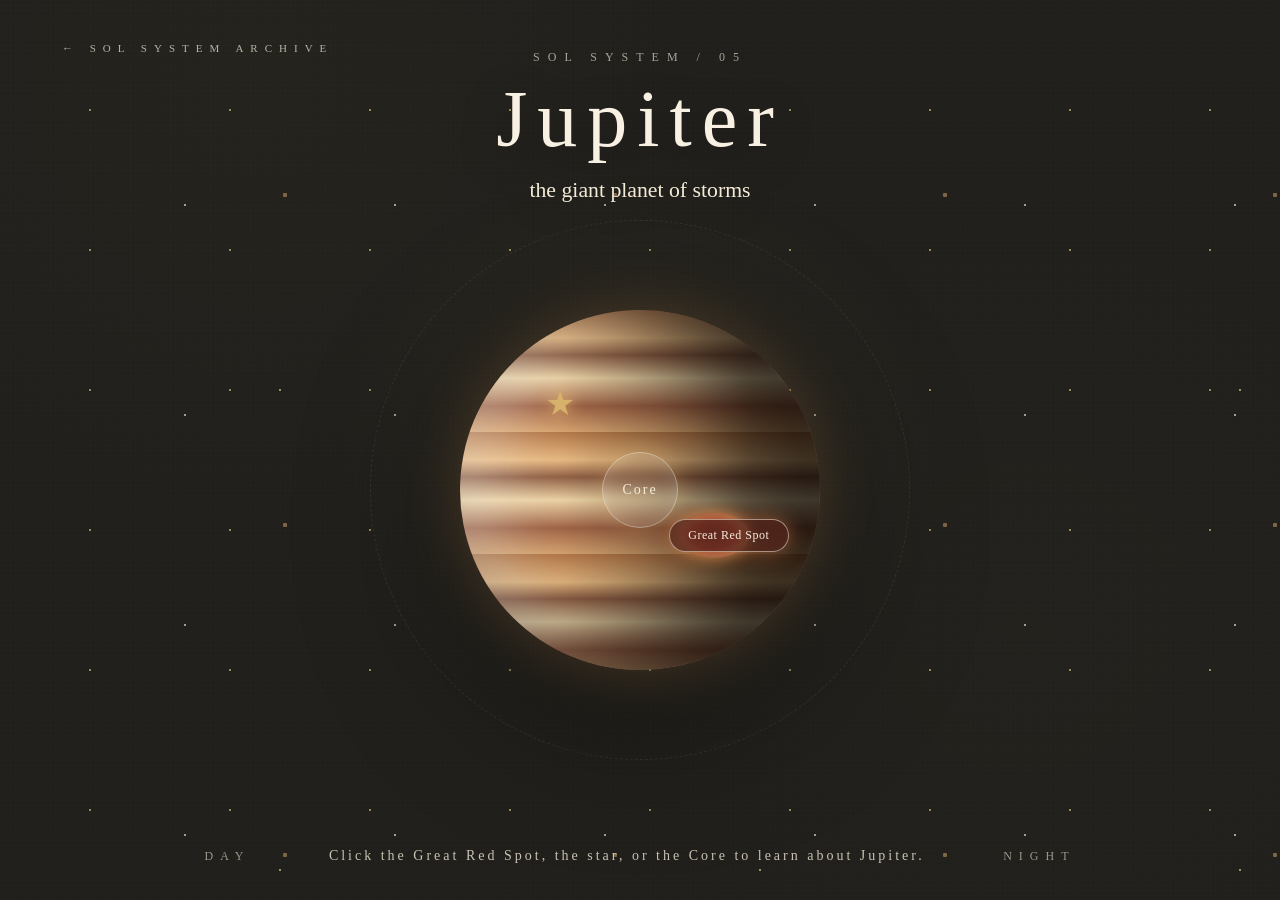
<file: Jupiter/index.html>
<!DOCTYPE html>
<html lang="en">
    <head>
        <meta charset="utf-8">
        <meta name="viewport" content="width=device-width, initial-scale=1.0">
        <title>Jupiter</title>
        <link rel="stylesheet" href="style.css">
    </head>
    
    <body>
        <!-- Background -->
        <main class="space" id="space">
            <div class="stars"></div>
            <section class="title">
                <h1>Jupiter</h1>
            </section>
            
            <!-- Planet -->
            <section class="planet-area">
                <div class="jupiter-wrap">
                    <div class="jupiter" id="jupiter">
                        <div class="great-red-spot"></div>
                    </div>
                    <button class="storm-btn" id="stormBtn">Great Red Spot</button>
                    <button class="speed-btn" id="speedBtn">★</button>
                    <button class="core-btn" id="coreBtn">Core</button>
                </div>
            </section>
            
            <!-- Information -->
            <section class="information-planet" id="information">
                <div class="information appearance-box" id="appearanceInfo">
                    <h2>Appearance</h2>
                    <h3>Giant Planet</h3>
                    <p>
                        Jupiter is the biggest planet in the Solar System.
                        It is so huge that more than 1,300 Earths could fit inside!
                    </p>
                    <h3>Stripy Clothes</h3>
                    <p>
                        Jupiter has many colorful cloud bands.
                        It looks like it is wearing brown and white striped pajamas.
                    </p>
                    <h3>Big Red Storm</h3>
                    <p>
                        Jupiter has a giant red storm called the Great Red Spot which has been spinning for hundreds of years!
                    </p>
                    <h3>Gas Ball</h3>
                    <p>
                        Jupiter does not have a real solid ground like a huge ball of swirling gas.
                    </p>
                </div>
                <div class="information behavior-box" id="behaviorInfo">
                    <h2>Behavior</h2>
                    <h3>Fast Spinner</h3>
                    <p>
                        Jupiter spins very fast.
                        One Jupiter day is less than 10 hours long!
                    </p>
                    <h3>Long Year</h3>
                    <p>
                        Jupiter takes about 12 Earth years to go around the Sun.
                        So birthdays would come very slowly there.
                    </p>
                    <h3>Storm Maker</h3>
                    <p>
                        Jupiter's air is full of wild winds and storms like a giant storm machine that never stops.
                    </p>
                    <h3>Squished Ball</h3>
                    <p>
                        Because Jupiter spins so fast, its middle bulges out.
                        It looks a little like a squished ball.
                    </p>
                </div>
                <div class="information exploration-box" id="explorationInfo">
                    <h2>Exploration</h2>
                    <h3>Super Shield</h3>
                    <p>
                        Jupiter has a very strong magnetic field like a giant invisible shield around the planet.
                    </p>
                    <h3>Secret Inside</h3>
                    <p>
                        Deep inside Jupiter, there may be a rocky core and a strange ocean of metallic hydrogen.
                        It sounds like something from a space movie!
                    </p>
                    <h3>The Explorer</h3>
                    <p>
                        The Galileo spacecraft flew around Jupiter for many years.
                        Juno is studying Jupiter now and looks inside the planet and checks its super strong magnetic field.
                    </p>
                </div>
            </section>
            <p class="fact" id="fact">
                Click the Great Red Spot, the star, or the Core to learn about Jupiter.
            </p>
        </main>
        
        <script src="sketch.js"></script>
    </body>
</html>
</file>
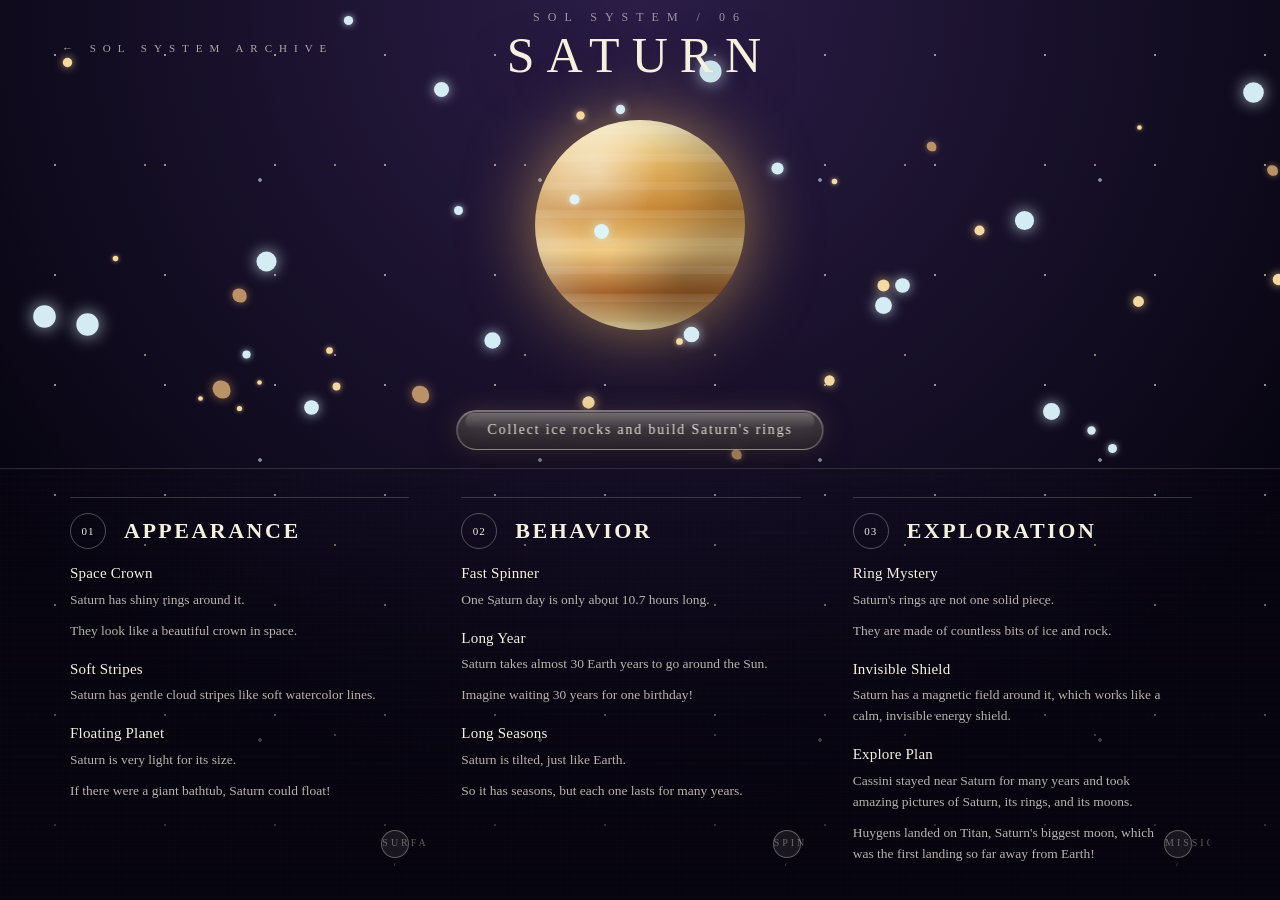
<file: Saturn/index.html>
<!DOCTYPE html>
<html lang="en">
  <head>
    <meta charset="utf-8">
    <meta name="viewport" content="width=device-width, initial-scale=1.0">
    <title>Saturn</title>
    <link rel="stylesheet" href="style.css">
  </head>
  
  <body>
    <main class="space">
      <div class="stars"></div>
      
      <!-- Planet -->
      <section class="top-half">
        <section class="title">
          <h1>SATURN</h1>
        </section>
        
        <section class="saturn-area">
          <div class="ring-system" id="ringSystem"></div>
          <div class="saturn"></div>
          <div class="front-ring"></div>
        </section>
        
        <section class="materials" id="materials"></section>
        
        <button class="build-btn" id="buildBtn">
          Collect ice rocks and build Saturn's rings
        </button>
        
        <p class="message" id="message">
          Saturn's rings are not a solid plate.
          They are made of countless pieces of ice, rock, and dust!
        </p>
      </section>
      
      <!-- Information -->
      <section class="bottom-half">
        <section class="information-planet" id="information">
          <div class="information wind-item appearance-box">
            <h2>Appearance</h2>
            <h3>Space Crown</h3>
            <p>Saturn has shiny rings around it.</p>
            <p>They look like a beautiful crown in space.</p>
            <h3>Soft Stripes</h3>
            <p>Saturn has gentle cloud stripes like soft watercolor lines.</p>
            <h3>Floating Planet</h3>
            <p>Saturn is very light for its size.</p>
            <p>If there were a giant bathtub, Saturn could float!</p>
          </div>
          <div class="information wind-item behavior-box">
            <h2>Behavior</h2>
            <h3>Fast Spinner</h3>
            <p>One Saturn day is only about 10.7 hours long.</p>
            <h3>Long Year</h3>
            <p>Saturn takes almost 30 Earth years to go around the Sun.</p>
            <p>Imagine waiting 30 years for one birthday!</p>
            <h3>Long Seasons</h3>
            <p>Saturn is tilted, just like Earth.</p>
            <p>So it has seasons, but each one lasts for many years.</p>
          </div>
          <div class="information wind-item exploration-box">
            <h2>Exploration</h2>
            <h3>Ring Mystery</h3>
            <p>Saturn's rings are not one solid piece.</p>
            <p>They are made of countless bits of ice and rock.</p>
            <h3>Invisible Shield</h3>
            <p>Saturn has a magnetic field around it, which works like a calm, invisible energy shield.</p>
            <h3>Explore Plan</h3>
            <p>Cassini stayed near Saturn for many years and took amazing pictures of Saturn, its rings, and its moons.</p>
            <p>Huygens landed on Titan, Saturn's biggest moon, which was the first landing so far away from Earth!</p>
          </div>
        </section>
      </section>
    </main>
    
    <script src="sketch.js"></script>
  </body>
</html>
</file>
<file: Jupiter/style.css>
* {
  margin: 0;
  padding: 0;
  box-sizing: border-box;
}

body {
  overflow-x:hidden;
  overflow-y:auto;
  font-family: Georgia, "Times New Roman", serif;
  color: #f4ead8;
  background: #1f1f1b;
}

/* Background */
.space {
  position: relative;
  width: 100vw;
  height: 100vh;
  overflow: hidden;
  background:
    radial-gradient(circle at center, rgba(105, 91, 65, 0.18), transparent 38%),
    linear-gradient(rgba(32, 31, 27, 0.88), rgba(32, 31, 27, 0.9)),
    radial-gradient(circle at 20% 10%, #4b4134 0%, transparent 32%),
    radial-gradient(circle at 80% 70%, #3a332a 0%, transparent 35%),
    #24231f;
}

/* subtle paper texture */
.space::before {
  content: "";
  position: absolute;
  inset: 0;
  background-image:
    linear-gradient(rgba(255,255,255,0.025) 1px, transparent 1px),
    linear-gradient(90deg, rgba(255,255,255,0.018) 1px, transparent 1px);
  background-size: 5px 5px;
  opacity: 0.35;
  pointer-events: none;
}

.space::after {
  content: "← SOL SYSTEM ARCHIVE";
  position: absolute;
  top: 42px;
  left: 62px;
  font-size: 11px;
  letter-spacing: 7px;
  color: rgba(244, 234, 216, 0.72);
  z-index: 30;
}

/* Stars */
.stars {
  position: absolute;
  inset: 0;
  opacity: 0.62;
  background-image:
    radial-gradient(#e5c282 1px, transparent 1.5px),
    radial-gradient(#f4ead8 1px, transparent 1.2px),
    radial-gradient(#b59161 2px, transparent 2.5px),
    radial-gradient(#f1d199 1px, transparent 1.5px);
  background-size: 140px 140px, 210px 210px, 330px 330px, 480px 480px;
  background-position: 20px 40px, 80px 100px, 120px 30px, 40px 150px;
  animation: stars 28s linear infinite;
}

@keyframes stars {
  from {
    transform: translateY(0);
  }

  to {
    transform: translateY(80px);
  }
}

/* Title */
.title {
  position: absolute;
  top: 50px;
  width: 100%;
  text-align: center;
  z-index: 10;
}

.title::before {
  content: "SOL SYSTEM / 05";
  display: block;
  margin-bottom: 20px;
  font-size: 12px;
  letter-spacing: 8px;
  color: rgba(244, 234, 216, 0.65);
}

.title h1 {
  font-size: 80px;
  font-weight: 400;
  line-height: 0.85;
  letter-spacing: 10px;
  color: #f7f0e3;
  text-shadow: 0 10px 45px rgba(0, 0, 0, 0.35);
}

.title h1::after {
  content: "the giant planet of storms";
  display: block;
  margin-top: 28px;
  font-size: clamp(18px, 1.7vw, 28px);
  letter-spacing: 0;
  color: #f4ead8;
}

/* Planet area */
.planet-area {
  position: absolute;
  inset: 0;
  display: flex;
  justify-content: center;
  align-items: center;
  padding-top: 80px;
  pointer-events: none;
}

.jupiter-wrap {
  position: relative;
  width: 360px;
  height: 360px;
  filter: drop-shadow(0 35px 80px rgba(0, 0, 0, 0.45));
  pointer-events: auto;
}

/* thin orbital ring */
.jupiter-wrap::before {
  content: "";
  position: absolute;
  inset: -90px;
  border-radius: 50%;
  border: 1px dashed rgba(244, 234, 216, 0.08);
  pointer-events: none;
}

.jupiter {
  position: relative;
  width: 360px;
  height: 360px;
  border-radius: 50%;
  overflow: hidden;
  background:
    linear-gradient(
      90deg,
      rgba(255,255,255,0.18),
      rgba(255,255,255,0.02) 28%,
      rgba(0,0,0,0.42) 80%
    ),
    repeating-linear-gradient(
      180deg,
      #b17445 0px,
      #e6b77e 28px,
      #8f5d42 45px,
      #ead0a2 68px,
      #9e6143 96px,
      #d6a26d 122px
    );
  box-shadow:
    inset -75px -24px 95px rgba(0, 0, 0, 0.58),
    inset 36px 10px 50px rgba(255, 255, 255, 0.16),
    0 0 55px rgba(210, 144, 78, 0.24);
  animation: rotateJupiter 18s linear infinite;
  transition: 0.8s ease;
}

.jupiter::before {
  content: "";
  position: absolute;
  inset: -24px;
  border-radius: 50%;
  background:
    repeating-linear-gradient(
      180deg,
      transparent 0 24px,
      rgba(255,255,255,0.13) 26px 32px,
      transparent 36px 58px
    );
  mix-blend-mode: multiply;
  opacity: 0.75;
  animation: cloud 12s ease-in-out infinite alternate;
}

@keyframes rotateJupiter {
  from {
    transform: rotate(0deg);
  }

  to {
    transform: rotate(360deg);
  }
}

@keyframes cloud {
  from {
    transform: translateX(-26px);
  }

  to {
    transform: translateX(26px);
  }
}

/* Great Red Spot */
.great-red-spot {
  position: absolute;
  left: 60%;
  top: 56%;
  width: 74px;
  height: 46px;
  border-radius: 50%;
  background:
    radial-gradient(
      ellipse at center,
      #702820 0%,
      #a94432 42%,
      #df9c65 68%,
      rgba(255, 218, 166, 0.25) 100%
    );
  box-shadow:
    0 0 14px rgba(230, 156, 88, 0.75),
    inset 0 0 14px rgba(63, 18, 14, 0.8);
  z-index: 3;
}

/* Fast spin effect */
.jupiter.fast {
  animation-duration: 4s;
}

/* Core mode effect */
.jupiter.core-mode {
  background:
    radial-gradient(
      circle at center,
      #fff4bf 0 12%,
      #e7b24e 13% 22%,
      #bd6834 23% 34%,
      #663423 35% 48%,
      #302334 49% 62%,
      #17181f 63% 100%
    );
  box-shadow:
    inset 0 0 48px rgba(255,255,255,0.14),
    0 0 72px rgba(222, 174, 92, 0.35);
  animation-duration: 18s;
}

.jupiter.core-mode::before,
.jupiter.core-mode .great-red-spot {
  display: none;
}

/* Interactive buttons */
.storm-btn,
.speed-btn,
.core-btn {
  position: absolute;
  z-index: 8;
  cursor: pointer;
  font-family: Georgia, "Times New Roman", serif;
  color: #f8eddc;
  border: none;
  transition: 0.25s ease;
}

.storm-btn:hover,
.speed-btn:hover {
  transform: scale(1.08);
}

.storm-btn {
  left: 58%;
  top: 58%;
  width: 120px;
  padding: 8px 12px;
  border-radius: 999px;
  background: rgba(86, 38, 28, 0.72);
  border: 1px solid rgba(244, 234, 216, 0.55);
  box-shadow: 0 0 18px rgba(196, 112, 65, 0.58);
  font-size: 12px;
  letter-spacing: 0.5px;
}

.speed-btn {
  left: 22%;
  top: 20%;
  width: 42px;
  height: 42px;
  background: transparent;
  font-size: 34px;
  color: #d7b16c;
  text-shadow: 0 0 16px rgba(235, 196, 122, 0.75);
  animation: starbtn 2.4s ease-in-out infinite;
}

@keyframes starbtn {
  0%, 100% {
    opacity: 0.55;
  }

  50% {
    opacity: 1;
  }
}

.core-btn {
  left: 50%;
  top: 50%;
  width: 76px;
  height: 76px;
  transform: translate(-50%, -50%);
  border-radius: 50%;
  background: rgba(244, 234, 216, 0.08);
  border: 1px solid rgba(244, 234, 216, 0.45);
  backdrop-filter: blur(4px);
  font-size: 14px;
  letter-spacing: 2px;
  color: #f4ead8;
  box-shadow:
    inset 0 0 18px rgba(255,255,255,0.12),
    0 0 22px rgba(210, 168, 96, 0.32);
}

.core-btn:hover {
  transform: translate(-50%, -50%) scale(1.08);
}

/* Information boxes */
.information-planet {
  position: absolute;
  right: 8vw;
  top: 50%;
  transform: translateY(-40%);
  width: 300px;
  z-index: 20;
  pointer-events: none;
}

.information {
  display: none;
  max-height: 64vh;
  overflow-y: auto;
  padding: 0 8px 40px 0;
  background: transparent;
  border: none;
  box-shadow: none;
  backdrop-filter: none;
  opacity: 0;
  transform: translateX(28px);
  scrollbar-width: thin;
  scrollbar-color: rgba(244, 234, 216, 0.35) transparent;
}

/* Chrome / Edge / Safari scrollbar */
.information::-webkit-scrollbar {
  width: 4px;
}

.information::-webkit-scrollbar-track {
  background: transparent;
}

.information::-webkit-scrollbar-thumb {
  background: rgba(244, 234, 216, 0.28);
  border-radius: 999px;
}

.information.show {
  display: block;
  pointer-events: auto;
  animation: infoAppear 0.45s ease forwards;
}

@keyframes infoAppear {
  from {
    opacity: 0;
    transform: translateX(28px);
  }

  to {
    opacity: 1;
    transform: translateX(0);
  }
}

.information h2 {
  display: none;
}

.information h3 {
  position: relative;
  margin-top: 34px;
  margin-bottom: 12px;
  padding-top: 48px;
  color: #f7f0e3;
  font-size: 22px;
  font-weight: 400;
  line-height: 1.12;
}

.information h3::before {
  content: "";
  position: absolute;
  top: 0;
  left: 0;
  width: 38px;
  height: 38px;
  border-radius: 50%;
  background: #f4ead8;
  opacity: 0.95;
}

.information h3::after {
  position: absolute;
  top: 13px;
  left: 11px;
  font-size: 11px;
  letter-spacing: 1px;
  color: #5b4935;
}

.appearance-box h3:nth-of-type(1)::after { content: "01"; }
.appearance-box h3:nth-of-type(2)::after { content: "02"; }
.appearance-box h3:nth-of-type(3)::after { content: "03"; }
.appearance-box h3:nth-of-type(4)::after { content: "04"; }

.behavior-box h3:nth-of-type(1)::after { content: "01"; }
.behavior-box h3:nth-of-type(2)::after { content: "02"; }
.behavior-box h3:nth-of-type(3)::after { content: "03"; }
.behavior-box h3:nth-of-type(4)::after { content: "04"; }

.exploration-box h3:nth-of-type(1)::after { content: "01"; }
.exploration-box h3:nth-of-type(2)::after { content: "02"; }
.exploration-box h3:nth-of-type(3)::after { content: "03"; }

.information p {
  max-width: 230px;
  font-size: 15px;
  line-height: 1.75;
  color: rgba(244, 234, 216, 0.86);
}

/* Scroll down arrow */
.information::before {
  content: "scroll ↓";
  position: sticky;
  bottom: 12px;
  float: right;
  display: block;
  margin-top: 18px;
  margin-right: 8px;
  padding: 6px 12px;
  border-radius: 999px;
  font-size: 11px;
  letter-spacing: 2px;
  color: rgba(244, 234, 216, 0.88);
  background: rgba(244, 234, 216, 0.1);
  border: 1px solid rgba(244, 234, 216, 0.3);
  box-shadow: 0 0 18px rgba(244, 234, 216, 0.15);
  animation: arrowDown 1.4s ease-in-out infinite;
}

@keyframes arrowDown {
  0%, 100% {
    transform: translateY(0);
    opacity: 0.65;
  }

  50% {
    transform: translateY(6px);
    opacity: 1;
  }
}

/* Default fact */
.fact {
  position: absolute;
  left: 50%;
  bottom: 36px;
  transform: translateX(-50%);
  width: 70%;
  color: rgba(244, 234, 216, 0.8);
  font-size: 14px;
  letter-spacing: 3px;
  text-align: center;
  z-index: 10;
}

.fact::before {
  content: "DAY";
  margin-right: 72px;
  font-size: 12px;
  letter-spacing: 7px;
  color: rgba(244, 234, 216, 0.58);
}

.fact::after {
  content: "NIGHT";
  margin-left: 72px;
  font-size: 12px;
  letter-spacing: 7px;
  color: rgba(244, 234, 216, 0.58);
}

/* responsive */
@media (max-width: 900px) {
  body {
    overflow-y: auto;
  }

  .space {
    min-height: 100vh;
    height: auto;
    overflow: hidden;
    padding-bottom: 120px;
  }

  .space::after {
    left: 28px;
    top: 28px;
    font-size: 9px;
    letter-spacing: 4px;
  }

  .title {
    position: relative;
    top: auto;
    padding-top: 88px;
  }

  .title h1 {
    font-size: 54px;
    letter-spacing: 6px;
  }

  .title h1::after {
    margin-top: 18px;
    font-size: 18px;
  }

  .planet-area {
    position: relative;
    height: 430px;
    padding-top: 20px;
  }

  .planet-area::before,
  .planet-area::after {
    display: none;
  }

  .jupiter-wrap,
  .jupiter {
    width: 285px;
    height: 285px;
  }

  .jupiter-wrap::before {
    inset: -60px;
  }

  .great-red-spot {
    width: 58px;
    height: 36px;
  }

  .storm-btn {
    width: 105px;
    font-size: 10px;
  }

  .speed-btn {
    font-size: 28px;
  }

  .core-btn {
    width: 64px;
    height: 64px;
    font-size: 12px;
  }

  .information-planet {
    position: relative;
    right: auto;
    top: auto;
    transform: none;
    width: min(82vw, 340px);
    margin: 0 auto;
  }

  .information {
    max-height: 48vh;
    overflow-y: auto;
    transform: translateY(28px);
    padding-bottom: 44px;
  }

  .information.show {
    animation: infoAppearMobile 0.45s ease forwards;
  }

  @keyframes infoAppearMobile {
    from {
      opacity: 0;
      transform: translateY(28px);
    }

    to {
      opacity: 1;
      transform: translateY(0);
    }
  }

  .information p {
    max-width: none;
  }

  .information::before {
    bottom: 10px;
    margin-right: 4px;
    font-size: 10px;
  }

  .fact {
    position: relative;
    bottom: auto;
    left: auto;
    transform: none;
    width: 84%;
    margin: 44px auto 0;
    font-size: 12px;
    letter-spacing: 1px;
    line-height: 1.6;
  }

  .fact::before,
  .fact::after {
    display: none;
  }
}
</file>
<file: Saturn/style.css>
* {
  margin: 0;
  padding: 0;
  box-sizing: border-box;
}

body {
  height: 100vh;
  overflow: hidden;
  font-family: Georgia, "Times New Roman", serif;
  background:
    radial-gradient(circle at top, #2b1d47, #06040f 75%);
  color: #f6f0df;
}

.space {
  position: relative;
  width: 100%;
  height: 100vh;
  overflow: hidden;
}

/* Stars */
.stars {
  position: absolute;
  top: 0;
  bottom: 0;
  left: 0;
  right: 0;

  background-image:
    radial-gradient(white 1px, transparent 1px),
    radial-gradient(#ffdca8 1.5px, transparent 1.5px),
    radial-gradient(#cfefff 2px, transparent 2px);
  background-size: 110px 110px, 190px 190px, 280px 280px;
  background-position: 0 0, 50px 70px, 120px 40px;
  opacity: 0.55;
  animation: stars 55s linear infinite;
  z-index: 0;
}

@keyframes stars {
  from {
    transform: translateY(0);
  }

  to {
    transform: translateY(120px);
  }
}

/* Top area */
.top-half {
  position: absolute;
  top: 0;
  left: 0;
  width: 100%;
  height: 52vh;
  overflow: hidden;
  z-index: 2;
}

/* Bottom archive text area */
.bottom-half {
  position: absolute;
  left: 0;
  bottom: 0;
  width: 100%;
  height: 48vh;
  padding: 28px 70px 34px;
  z-index: 5;

  background:
    linear-gradient(
      180deg,
      rgba(6, 4, 15, 0.1),
      rgba(6, 4, 15, 0.82)
    );

  border-top: 1px solid rgba(246, 240, 223, 0.16);
}

/* subtle grid texture like Earth page */
.bottom-half::before {
  content: "";
  position: absolute;
  inset: 0;
  background-image:
    linear-gradient(rgba(255, 255, 255, 0.025) 1px, transparent 1px),
    linear-gradient(90deg, rgba(255, 255, 255, 0.02) 1px, transparent 1px);
  background-size: 7px 7px;
  opacity: 0.35;
  pointer-events: none;
}

/* Title */
.title {
  position: absolute;
  top: 10px;
  left: 50%;
  transform: translateX(-50%);
  width: 100%;
  text-align: center;
  z-index: 20;
  pointer-events: none;
}

.title::before {
  content: "SOL SYSTEM / 06";
  display: block;
  margin-bottom: 18px;

  font-size: 12px;
  letter-spacing: 8px;
  font-weight: 400;
  color: rgba(246, 240, 223, 0.58);
}

.title h1 {
  font-size: 50px;
  line-height: 0.5;
  letter-spacing: 12px;
  font-weight: 400;
  color: #f6f0df;
  text-shadow: 0 12px 45px rgba(0, 0, 0, 0.35);
}

.top-half::before {
  content: "← SOL SYSTEM ARCHIVE";
  position: absolute;
  top: 42px;
  left: 62px;
  z-index: 30;

  font-family: Georgia, "Times New Roman", serif;
  font-size: 11px;
  letter-spacing: 7px;
  font-weight: 400;
  color: rgba(246, 240, 223, 0.68);
}

/* Saturn area */
.saturn-area {
  position: absolute;
  top: 48%;
  left: 50%;
  width: 540px;
  height: 300px;
  transform: translate(-50%, -50%);
  z-index: 4;
  pointer-events: none;
}

.saturn {
  position: absolute;
  top: 50%;
  left: 50%;
  width: 210px;
  height: 210px;
  border-radius: 50%;
  transform: translate(-50%, -50%);
  background:
    linear-gradient(
      180deg,
      #fff0b8 0%,
      #e7b864 20%,
      #c98a3a 42%,
      #f2ce86 62%,
      #b76e2f 82%,
      #ffe6a3 100%
    );
  box-shadow:
    0 0 70px rgba(255, 198, 95, 0.55),
    inset -35px -25px 55px rgba(0, 0, 0, 0.28),
    inset 25px 20px 35px rgba(255, 255, 255, 0.3);
  z-index: 4;
  overflow: hidden;
}

.saturn::before {
  content: "";
  position: absolute;
  inset: 0;
  background:
    repeating-linear-gradient(
      0deg,
      rgba(255, 255, 255, 0.22) 0px,
      rgba(255, 255, 255, 0.22) 8px,
      transparent 8px,
      transparent 28px
    );
  opacity: 0.35;
}

.saturn::after {
  content: "";
  position: absolute;
  inset: 0;
  background:
    radial-gradient(circle at 30% 25%, rgba(255, 255, 255, 0.45), transparent 28%),
    radial-gradient(circle at 70% 75%, rgba(0, 0, 0, 0.18), transparent 35%);
}

/* Rings */
.ring-system {
  position: absolute;
  left: 50%;
  top: 50%;
  width: 500px;
  height: 140px;
  transform: translate(-50%, -50%) rotate(-15deg);
  border-radius: 50%;
  z-index: 2;
  opacity: 0;
  transition: opacity 0.7s ease;
}

.front-ring {
  position: absolute;
  left: 50%;
  top: 50%;
  width: 500px;
  height: 140px;
  transform: translate(-50%, -50%) rotate(-15deg);
  border-radius: 50%;
  z-index: 6;
  opacity: 0;
  pointer-events: none;
  transition: opacity 0.7s ease;
}

.ring-system.show,
.front-ring.show {
  opacity: 1;
}

.ring-system::before,
.front-ring::before {
  content: "";
  position: absolute;
  inset: 0;
  border-radius: 50%;
  border-top: 17px solid rgba(255, 232, 170, 0.55);
  border-bottom: 17px solid rgba(255, 232, 170, 0.25);
  filter: drop-shadow(0 0 12px rgba(255, 220, 140, 0.5));
}

.ring-system::after {
  content: "";
  position: absolute;
  left: 8%;
  right: 8%;
  top: 32%;
  bottom: 32%;
  border-radius: 50%;
  border-top: 7px solid rgba(255, 244, 204, 0.35);
  border-bottom: 7px solid rgba(255, 188, 101, 0.22);
}

.front-ring::before {
  border-top: none;
  border-bottom: 17px solid rgba(255, 232, 170, 0.68);
}

/* Particles */
.materials {
  position: absolute;
  inset: 0;
  pointer-events: none;
  z-index: 7;
}

.particle {
  position: absolute;
  width: 13px;
  height: 13px;
  border-radius: 50%;
  background: #dff8ff;
  box-shadow: 0 0 10px rgba(220, 248, 255, 0.8);
  opacity: 0.95;
}

.particle.rock {
  background: #c49a6c;
  border-radius: 45% 55% 40% 60%;
  box-shadow: 0 0 8px rgba(255, 190, 120, 0.5);
}

.particle.dust {
  width: 7px;
  height: 7px;
  background: #ffe4a8;
  box-shadow: 0 0 6px rgba(255, 220, 140, 0.8);
}

/* Build button - vintage glass style */
.build-btn {
  position: absolute;
  left: 50%;
  bottom: 18px;
  transform: translateX(-50%);
  z-index: 12;

  border: 1px solid rgba(246, 240, 223, 0.38);
  border-radius: 999px;
  padding: 11px 30px;

  font-family: Georgia, "Times New Roman", serif;
  font-size: 14px;
  font-weight: 400;
  letter-spacing: 1.8px;

  background:
    linear-gradient(
      180deg,
      rgba(246, 240, 223, 0.18),
      rgba(246, 240, 223, 0.06)
    ),
    rgba(52, 45, 36, 0.45);

  color: rgba(246, 240, 223, 0.92);
  cursor: pointer;

  box-shadow:
    inset 0 1px 0 rgba(255, 255, 255, 0.28),
    inset 0 -10px 18px rgba(0, 0, 0, 0.18),
    0 0 24px rgba(246, 206, 143, 0.16),
    0 12px 34px rgba(0, 0, 0, 0.32);

  backdrop-filter: blur(8px);
  -webkit-backdrop-filter: blur(8px);

  transition:
    transform 0.25s ease,
    background 0.25s ease,
    box-shadow 0.25s ease,
    border-color 0.25s ease;
}

.build-btn::before {
  content: "";
  position: absolute;
  inset: 2px 8px auto 8px;
  height: 42%;
  border-radius: 999px;

  background:
    linear-gradient(
      180deg,
      rgba(255, 255, 255, 0.22),
      rgba(255, 255, 255, 0)
    );

  pointer-events: none;
}

.build-btn:hover {
  transform: translateX(-50%) translateY(-2px);

  border-color: rgba(246, 240, 223, 0.58);

  background:
    linear-gradient(
      180deg,
      rgba(246, 240, 223, 0.24),
      rgba(246, 240, 223, 0.08)
    ),
    rgba(66, 55, 42, 0.56);

  box-shadow:
    inset 0 1px 0 rgba(255, 255, 255, 0.38),
    inset 0 -10px 18px rgba(0, 0, 0, 0.2),
    0 0 34px rgba(246, 206, 143, 0.26),
    0 16px 40px rgba(0, 0, 0, 0.38);
}

.build-btn:active {
  transform: translateX(-50%) translateY(0) scale(0.98);

  box-shadow:
    inset 0 2px 8px rgba(0, 0, 0, 0.35),
    0 0 18px rgba(246, 206, 143, 0.16);
}

.message {
  position: absolute;
  bottom: 70px;
  width: 100%;
  padding: 0 24px;
  text-align: center;
  font-size: 17px;
  font-weight: bold;
  color: #ffe6a7;
  z-index: 12;

  opacity: 0;
  transform: translateY(12px);
  transition: 0.6s;
}

.message.show {
  opacity: 1;
  transform: translateY(0);
}

/* Information layout - Earth style */
.information-planet {
  position: relative;
  width: 100%;
  height: 100%;

  display: grid;
  grid-template-columns: repeat(3, 1fr);
  gap: 34px;

  z-index: 8;
}

/* Each section becomes text archive, not card */
.information {
  position: relative;
  height: 100%;
  padding: 0 18px 0 0;

  background: transparent;
  border: none;
  border-radius: 0;
  box-shadow: none;
  backdrop-filter: none;

  overflow-y: auto;
  transition: 0.35s;
}

.information:hover {
  transform: none;
  box-shadow: none;
}

/* Thin top line like Earth sections */
.information::before {
  content: "";
  display: block;
  width: 100%;
  height: 1px;
  margin-bottom: 22px;
  background: rgba(246, 240, 223, 0.18);
}

/* Scroll hint */
.information::after {
  content: "↓";
  position: sticky;
  bottom: 8px;
  float: right;

  width: 26px;
  height: 26px;
  margin-top: 14px;

  border-radius: 50%;
  border: 1px solid rgba(246, 240, 223, 0.32);
  background: rgba(246, 240, 223, 0.08);

  text-align: center;
  line-height: 24px;
  font-size: 15px;
  color: rgba(246, 240, 223, 0.78);

  animation: scrollArrow 1.4s ease-in-out infinite;
}

@keyframes scrollArrow {
  0%, 100% {
    transform: translateY(0);
    opacity: 0.55;
  }

  50% {
    transform: translateY(5px);
    opacity: 1;
  }
}

.information h2 {
  position: relative;
  margin-bottom: 22px;
  padding-left: 54px;

  font-size: 22px;
  line-height: 1;
  font-weight: 600;
  letter-spacing: 2.5px;
  text-transform: uppercase;
  color: #f6f0df;
  text-align: left;
}

/* Number circle before section titles */
.information h2::before {
  position: absolute;
  left: 0;
  top: -7px;

  width: 34px;
  height: 34px;
  border-radius: 50%;

  border: 1px solid rgba(246, 240, 223, 0.3);
  color: #f6f0df;

  font-size: 11px;
  letter-spacing: 1px;
  line-height: 34px;
  text-align: center;
  font-weight: 400;
}

.appearance-box h2::before {
  content: "01";
}

.behavior-box h2::before {
  content: "02";
}

.exploration-box h2::before {
  content: "03";
}

.information h3 {
  margin-top: 18px;
  margin-bottom: 7px;

  font-size: 15px;
  line-height: 1.25;
  font-weight: 500;
  letter-spacing: 0.2px;
  color: #f6f0df;
}

.information p {
  max-width: 92%;
  margin-bottom: 10px;

  font-size: 13.5px;
  line-height: 1.55;
  font-weight: 400;
  color: rgba(246, 240, 223, 0.74);
}

/* Small archive labels */
.appearance-box::after {
  content: "surface / rings / form";
}

.behavior-box::after {
  content: "spin / orbit / seasons";
}

.exploration-box::after {
  content: "missions / shield / mystery";
}

.appearance-box::after,
.behavior-box::after,
.exploration-box::after {
  position: sticky;
  bottom: 8px;
  left: 0;

  display: inline-block;
  margin-top: 18px;

  font-size: 10px;
  letter-spacing: 3px;
  text-transform: uppercase;
  color: rgba(246, 240, 223, 0.38);
}

/* scrollbar */
.information {
  scrollbar-width: thin;
  scrollbar-color: rgba(246, 240, 223, 0.28) transparent;
}

.information::-webkit-scrollbar {
  width: 4px;
}

.information::-webkit-scrollbar-track {
  background: transparent;
}

.information::-webkit-scrollbar-thumb {
  background: rgba(246, 240, 223, 0.25);
  border-radius: 999px;
}

/* Keep old animation class safe */
.wind-item {
  animation: windFloat 4.5s ease-in-out infinite alternate;
}

.behavior-box {
  animation-delay: 0.6s;
}

.exploration-box {
  animation-delay: 1.2s;
}

@keyframes windFloat {
  from {
    transform: translateY(0);
  }

  to {
    transform: translateY(-6px);
  }
}

/* Responsive */
@media (max-width: 950px) {
  body {
    overflow-y: auto;
  }

  .space {
    min-height: 100vh;
    height: auto;
    overflow: hidden;
  }

  .top-half {
    position: relative;
    height: 50vh;
  }

  .top-half::before {
    top: 28px;
    left: 28px;
    font-size: 9px;
    letter-spacing: 4px;
  }

  .bottom-half {
    position: relative;
    height: auto;
    min-height: 50vh;
    padding: 28px 24px 36px;
    overflow: visible;
  }

  .title h1 {
    font-size: 38px;
    letter-spacing: 8px;
  }

  .title p {
    font-size: 15px;
  }

  .saturn-area {
    top: 48%;
    transform: translate(-50%, -50%) scale(0.75);
  }

  .information-planet {
    grid-template-columns: 1fr;
    height: auto;
    gap: 38px;
  }

  .information {
    height: auto;
    max-height: 280px;
    min-height: 180px;
    overflow-y: auto;
  }

  .information h2 {
    font-size: 20px;
  }

  .information p {
    max-width: 100%;
  }

  .build-btn {
    font-size: 12px;
    padding: 8px 20px;
    letter-spacing: 1.6px;
  }

  .message {
    font-size: 14px;
    bottom: 62px;
  }
}
</file>
